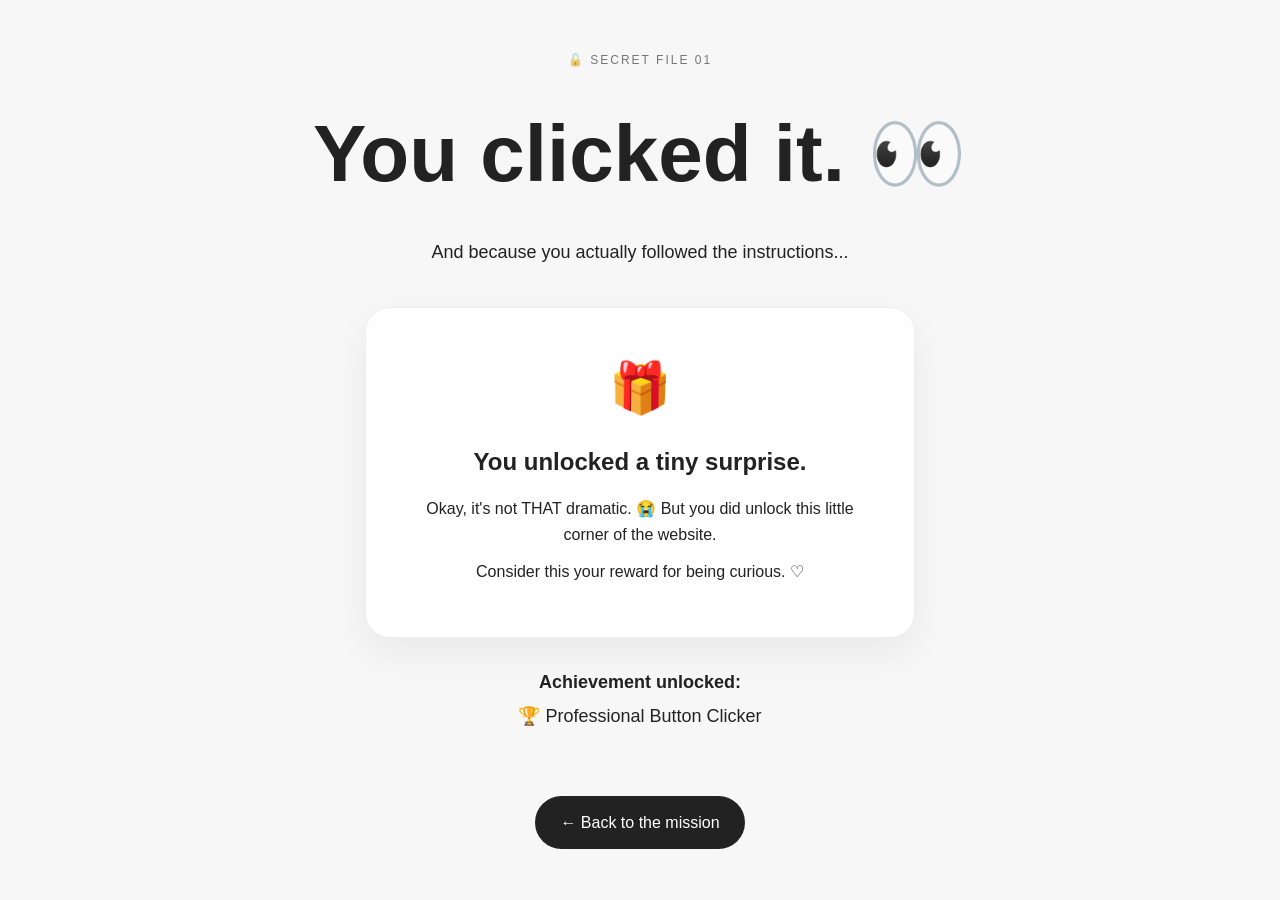
<file: clickme.html>
<!DOCTYPE html>
<html lang="en">
<head>
    <meta charset="UTF-8">
    <meta name="viewport" content="width=device-width, initial-scale=1.0">

    <title>Secret Found 👀</title>

    <link rel="stylesheet" href="style.css">
</head>

<body>

    <main class="secret-page">

        <p class="section-label">
            🔓 SECRET FILE 01
        </p>

        <h1>
            You clicked it. 👀
        </h1>

        <p class="secret-text">
            And because you actually followed the instructions...
        </p>

        <div class="secret-card">

            <span class="secret-emoji">🎁</span>

            <h2>
                You unlocked a tiny surprise.
            </h2>

            <p>
                Okay, it's not THAT dramatic. 😭
                But you did unlock this little corner of the website.
            </p>

            <p>
                Consider this your reward for being curious. ♡
            </p>

        </div>

        <div class="secret-message">
            <p>
                <strong>Achievement unlocked:</strong>
            </p>

            <p>
                🏆 Professional Button Clicker
            </p>
        </div>

        <a href="index.html" class="button">
            ← Back to the mission
        </a>

    </main>

</body>
</html>
</file>
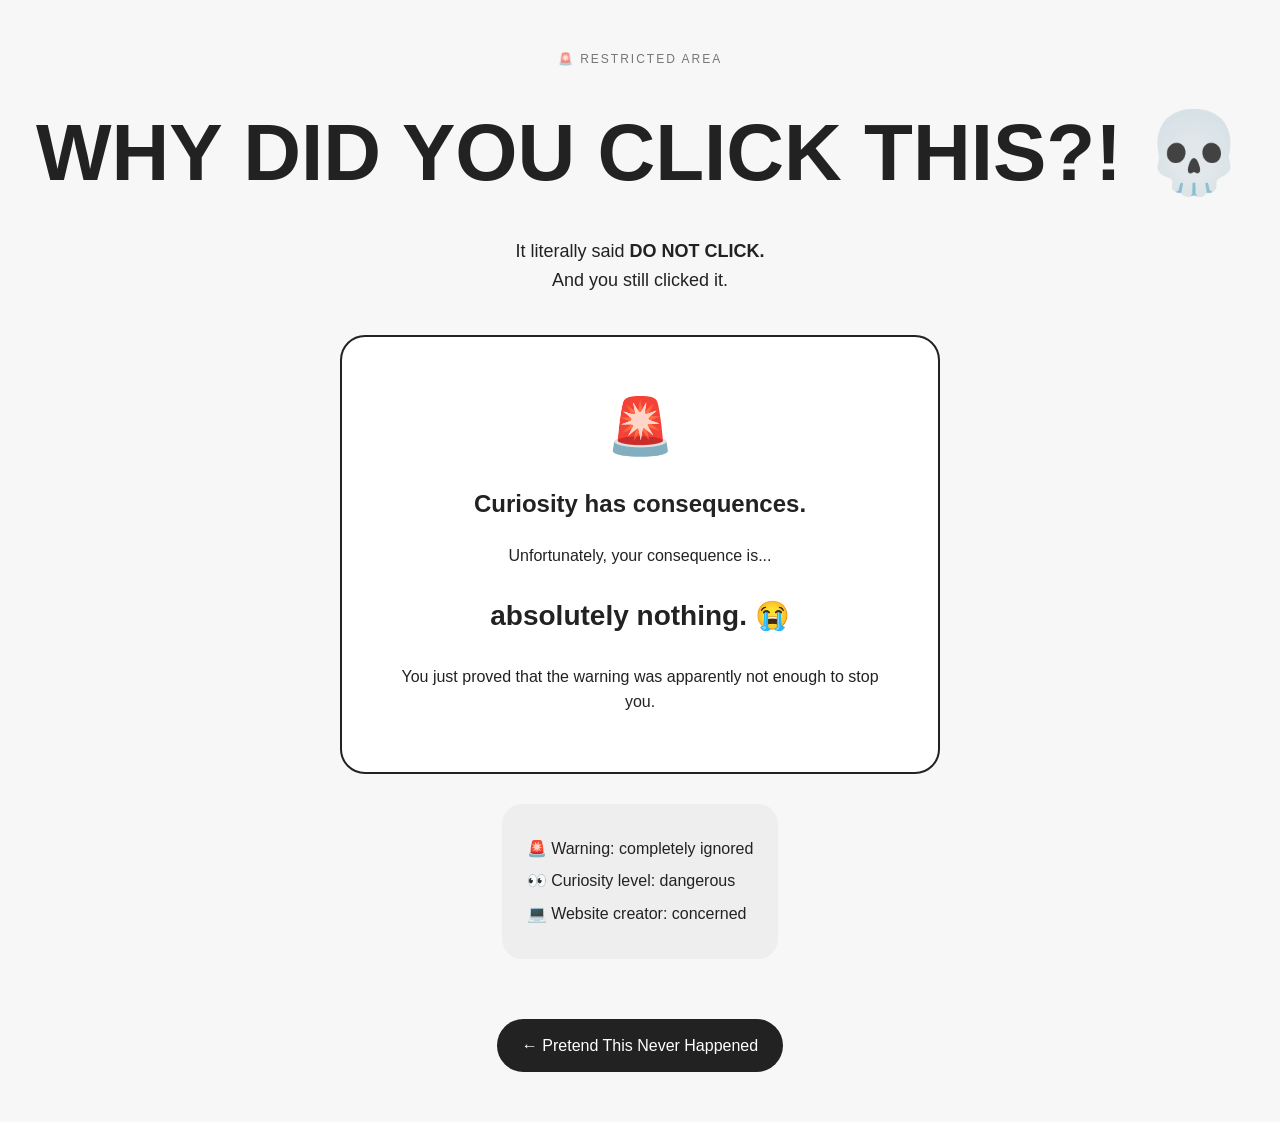
<file: dontclick.html>
<!DOCTYPE html>
<html lang="en">
<head>
    <meta charset="UTF-8">
    <meta name="viewport" content="width=device-width, initial-scale=1.0">

    <title>Why Did You Click This? 💀</title>

    <link rel="stylesheet" href="style.css">
</head>

<body>

    <main class="secret-page">

        <p class="section-label">
            🚨 RESTRICTED AREA
        </p>

        <h1>
            WHY DID YOU CLICK THIS?! 💀
        </h1>

        <p class="secret-text">
            It literally said <strong>DO NOT CLICK.</strong>
        </p>

        <p class="secret-text">
            And you still clicked it.
        </p>

        <div class="warning-card">

            <span class="warning-icon">🚨</span>

            <h2>
                Curiosity has consequences.
            </h2>

            <p>
                Unfortunately, your consequence is...
            </p>

            <div class="consequence">
                absolutely nothing. 😭
            </div>

            <p>
                You just proved that the warning
                was apparently not enough to stop you.
            </p>

        </div>

        <div class="mission-status">
<p>🚨 Warning: completely ignored</p>
<p>👀 Curiosity level: dangerous</p>
<p>💻 Website creator: concerned</p>

        </div>

        <a href="index.html" class="button">
            ← Pretend This Never Happened
        </a>

    </main>

</body>
</html>
</file>
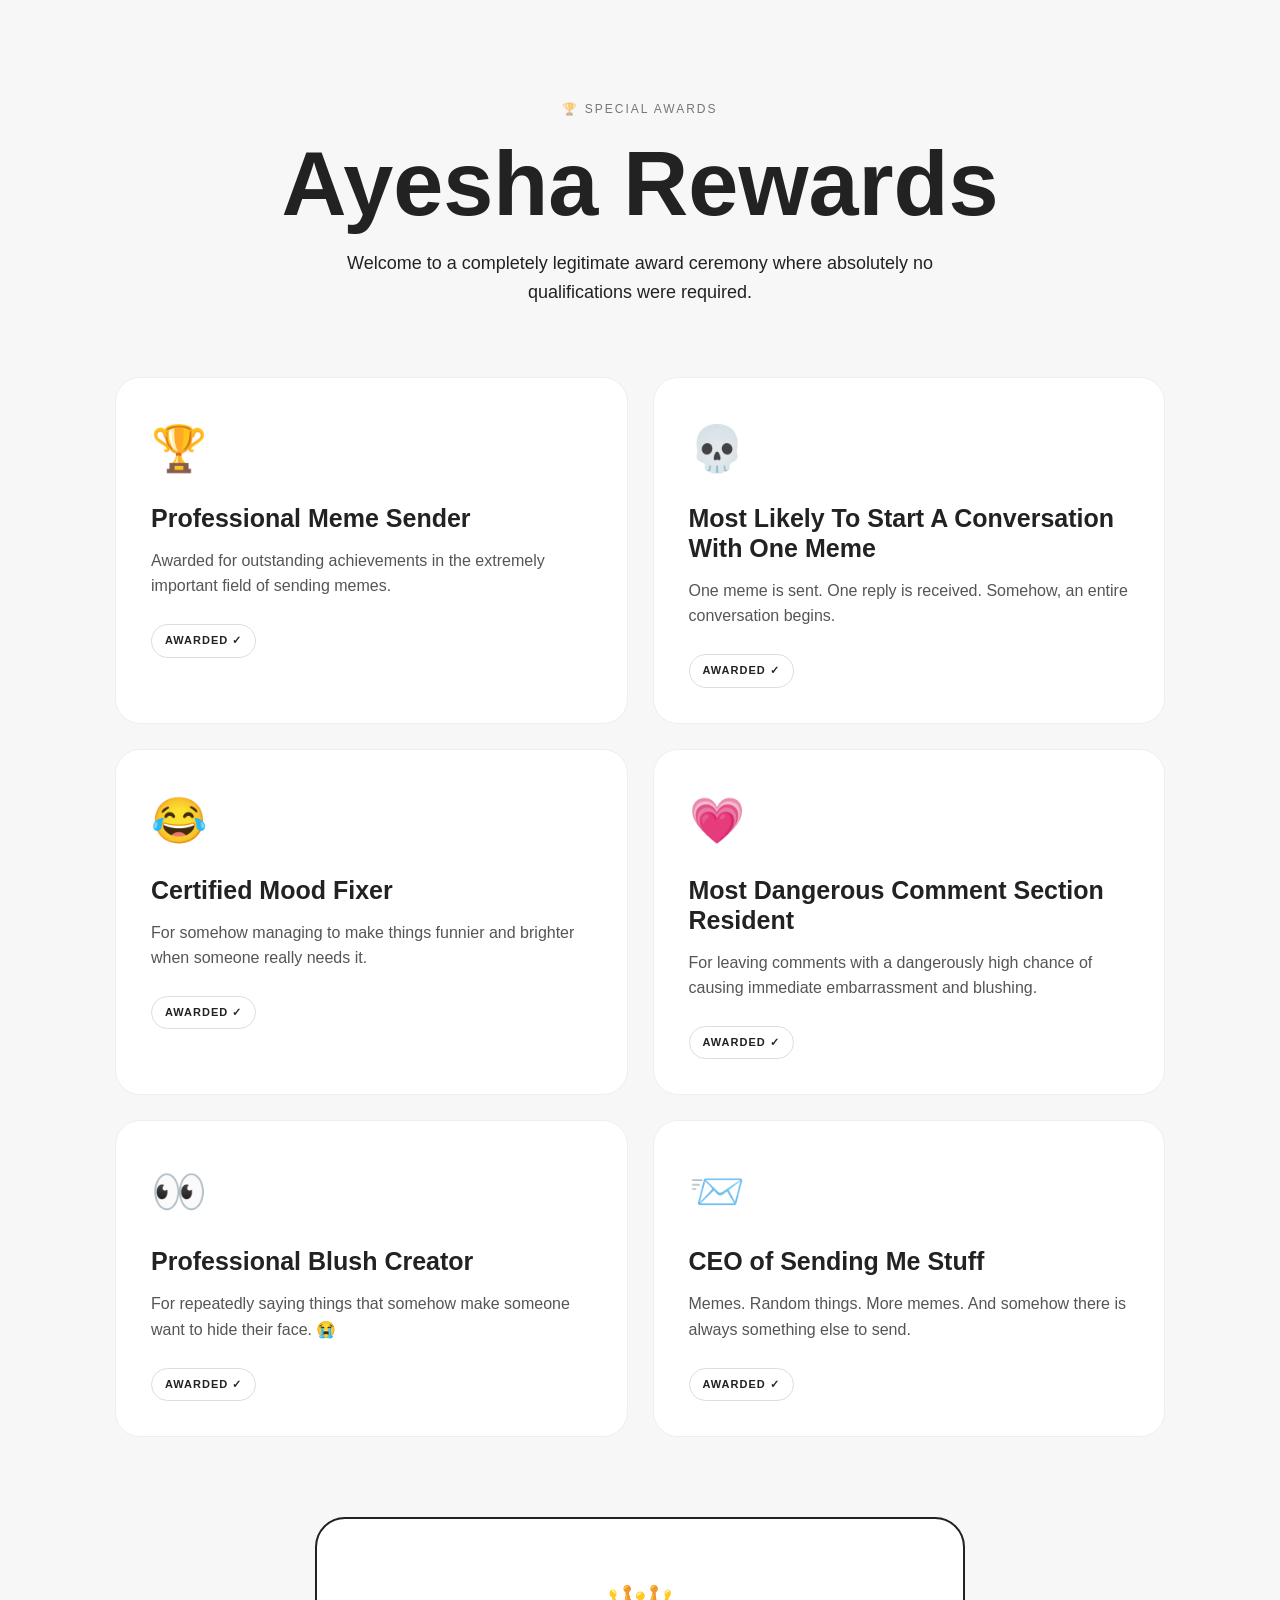
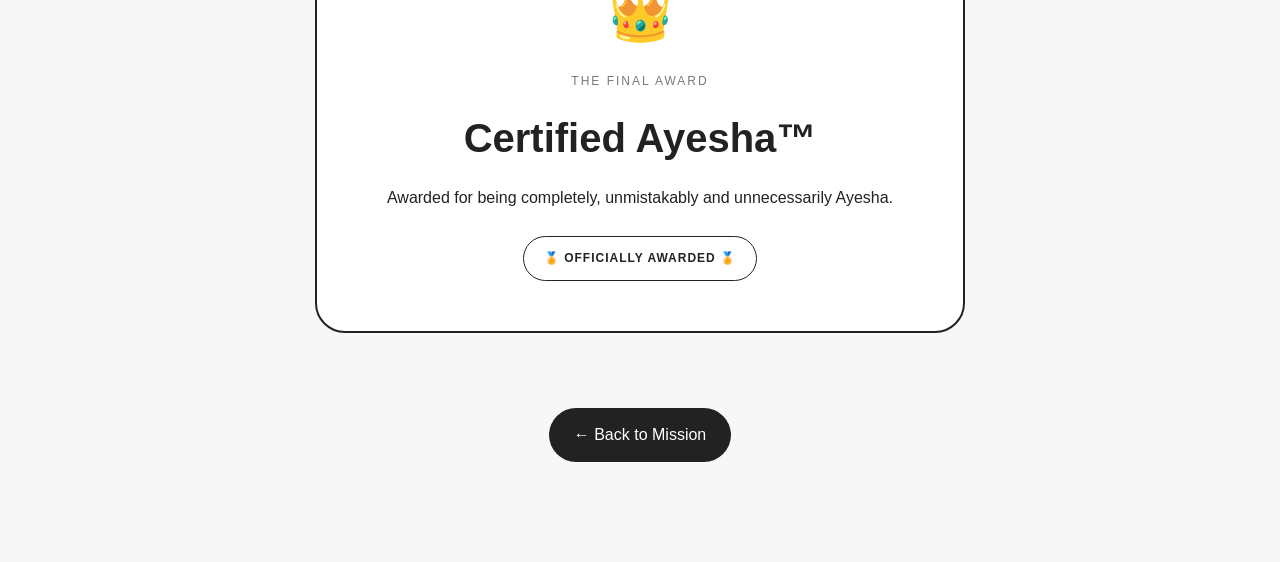
<file: rewards.html>
<!DOCTYPE html>
<html lang="en">
<head>
    <meta charset="UTF-8">
    <meta name="viewport" content="width=device-width, initial-scale=1.0">

    <title>Ayesha Rewards 🏆</title>

    <link rel="stylesheet" href="style.css">
</head>

<body>

    <main class="rewards-page">

        <p class="section-label">
            🏆 SPECIAL AWARDS
        </p>

        <h1>
            Ayesha Rewards
        </h1>

        <p class="rewards-intro">
            Welcome to a completely legitimate award ceremony
            where absolutely no qualifications were required.
        </p>


        <!-- AWARDS -->

        <div class="rewards-grid">

            <div class="reward-card">
                <span class="reward-icon">🏆</span>

                <h2>
                    Professional Meme Sender
                </h2>

                <p>
                    Awarded for outstanding achievements
                    in the extremely important field
                    of sending memes.
                </p>

                <span class="badge">
                    AWARDED ✓
                </span>
            </div>


            <div class="reward-card">
                <span class="reward-icon">💀</span>

                <h2>
                    Most Likely To Start A Conversation With One Meme
                </h2>

                <p>
                    One meme is sent.
                    One reply is received.
                    Somehow, an entire conversation begins.
                </p>

                <span class="badge">
                    AWARDED ✓
                </span>
            </div>


            <div class="reward-card">
                <span class="reward-icon">😂</span>

                <h2>
                    Certified Mood Fixer
                </h2>

                <p>
                    For somehow managing to make things
                    funnier and brighter when someone
                    really needs it.
                </p>

                <span class="badge">
                    AWARDED ✓
                </span>
            </div>


            <div class="reward-card">
                <span class="reward-icon">💗</span>

                <h2>
                    Most Dangerous Comment Section Resident
                </h2>

                <p>
                    For leaving comments with a dangerously
                    high chance of causing immediate
                    embarrassment and blushing.
                </p>

                <span class="badge">
                    AWARDED ✓
                </span>
            </div>


            <div class="reward-card">
                <span class="reward-icon">👀</span>

                <h2>
                    Professional Blush Creator
                </h2>

                <p>
                    For repeatedly saying things that
                    somehow make someone want to
                    hide their face. 😭
                </p>

                <span class="badge">
                    AWARDED ✓
                </span>
            </div>


            <div class="reward-card">
                <span class="reward-icon">📨</span>

                <h2>
                    CEO of Sending Me Stuff
                </h2>

                <p>
                    Memes. Random things. More memes.
                    And somehow there is always something else
                    to send.
                </p>

                <span class="badge">
                    AWARDED ✓
                </span>
            </div>

        </div>


        <!-- FINAL AWARD -->

        <div class="final-award">

            <span>👑</span>

            <p class="section-label">
                THE FINAL AWARD
            </p>

            <h2>
                Certified Ayesha™
            </h2>

            <p>
                Awarded for being completely,
                unmistakably and unnecessarily Ayesha.
            </p>

            <div class="final-badge">
                🏅 OFFICIALLY AWARDED 🏅
            </div>

        </div>


        <a href="index.html" class="button">
            ← Back to Mission
        </a>

    </main>

</body>
</html>
</file>
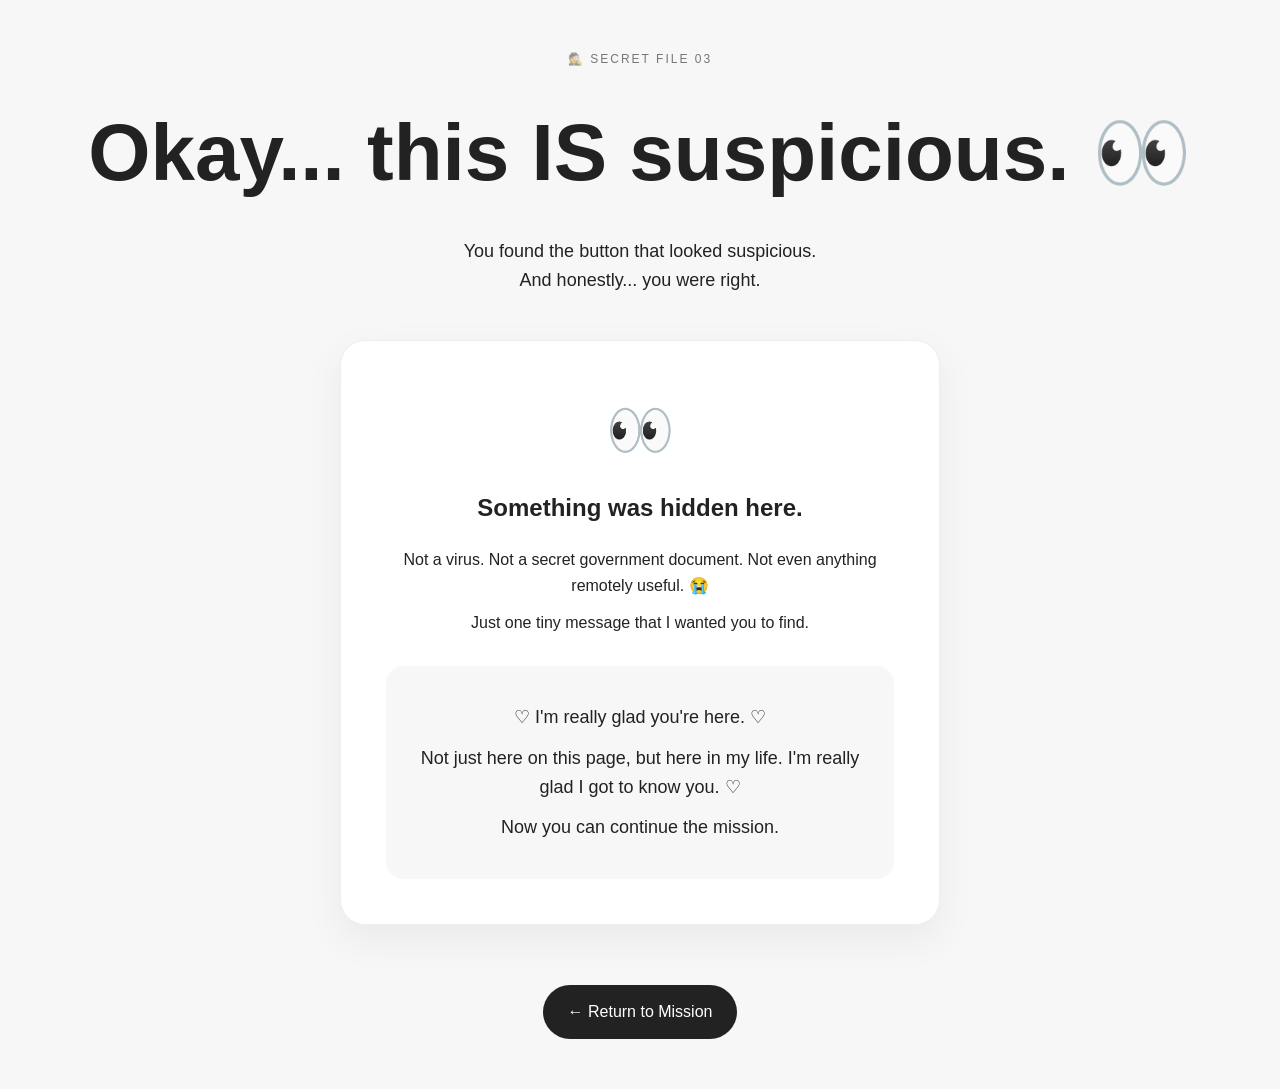
<file: sus.html>
<!DOCTYPE html>
<html lang="en">
<head>
    <meta charset="UTF-8">
    <meta name="viewport" content="width=device-width, initial-scale=1.0">

    <title>Something Suspicious 👀</title>

    <link rel="stylesheet" href="style.css">
</head>

<body>

    <main class="secret-page">

        <p class="section-label">
            🕵️ SECRET FILE 03
        </p>

        <h1>
            Okay... this IS suspicious. 👀
        </h1>

        <p class="secret-text">
            You found the button that looked suspicious.
        </p>

        <p class="secret-text">
            And honestly... you were right.
        </p>

        <div class="sus-card">

            <span class="sus-icon">👀</span>

            <h2>
                Something was hidden here.
            </h2>

            <p>
                Not a virus. Not a secret government document.
                Not even anything remotely useful. 😭
            </p>

            <p>
                Just one tiny message that I wanted you to find.
            </p>

            <div class="hidden-message">
<p>
    ♡ I'm really glad you're here. ♡
</p>

<p>
    Not just here on this page, but here in my life.
    I'm really glad I got to know you. ♡
</p>
                <p>
                    Now you can continue the mission.
                </p>
            </div>

        </div>

        <a href="index.html" class="button">
            ← Return to Mission
        </a>

    </main>

</body>
</html>
</file>
<file: style.css>
/* RESET */

* {
    margin: 0;
    padding: 0;
    box-sizing: border-box;
}

html {
    scroll-behavior: smooth;
}

body {
    font-family: Arial, sans-serif;
    background: #f7f7f7;
    color: #222;
    line-height: 1.6;
}


/* NAVBAR */

header {
    position: sticky;
    top: 0;
    z-index: 100;
    background: white;
    border-bottom: 1px solid #eee;
}

nav {
    max-width: 1100px;
    margin: auto;
    padding: 20px 25px;

    display: flex;
    justify-content: space-between;
    align-items: center;
}

.logo {
    font-weight: bold;
    letter-spacing: 1px;
}

.nav-links {
    display: flex;
    gap: 25px;
}

.nav-links a {
    text-decoration: none;
    color: #222;
    font-size: 14px;
}


/* HERO */

.hero {
    min-height: 90vh;

    display: flex;
    align-items: center;
    justify-content: center;

    text-align: center;
    padding: 60px 25px;
}

.hero-content {
    max-width: 800px;
}

.small-text,
.section-label {
    font-size: 12px;
    letter-spacing: 2px;
    text-transform: uppercase;
    opacity: 0.6;
}

.hero h1 {
    font-size: clamp(55px, 10vw, 110px);
    line-height: 0.95;
    margin: 25px 0;
}

.hero p {
    margin: 10px 0;
}

.button {
    display: inline-block;

    margin-top: 25px;
    padding: 14px 25px;

    background: #222;
    color: white;

    text-decoration: none;
    border: none;
    border-radius: 30px;

    cursor: pointer;
}


/* SECTIONS */

.section {
    max-width: 1100px;
    margin: auto;
    padding: 120px 25px;
}

.section h2 {
    font-size: clamp(35px, 6vw, 65px);
    margin: 15px 0 25px;
}

.description {
    max-width: 650px;
    font-size: 18px;
}


/* MISSION */

.mission-card {
    max-width: 500px;
    margin-top: 50px;

    padding: 40px;

    background: white;
    border: 1px solid #eee;
    border-radius: 25px;

    text-align: center;
}

.mission-icon {
    font-size: 45px;
}

.mission-card h3 {
    margin: 15px 0;
}


/* MEME CHAIN */

.memes-section {
    text-align: center;
}

.meme-chain {
    max-width: 500px;
    margin: 50px auto;
}

.meme-step {
    padding: 30px;

    background: white;
    border: 1px solid #eee;
    border-radius: 20px;
}

.meme-step span {
    font-size: 35px;
}

.meme-step h3 {
    margin: 10px 0;
}

.arrow {
    font-size: 30px;
    margin: 12px;
}


/* ARCHIVE */

.archive-grid {
    display: grid;
    grid-template-columns: repeat(3, 1fr);
    gap: 20px;

    margin-top: 50px;
}

.archive-card {
    padding: 30px;

    background: white;
    border: 1px solid #eee;
    border-radius: 20px;

    transition: 0.3s;
}

.archive-card:hover {
    transform: translateY(-5px);
}


/* RANDOM */

.random-section {
    text-align: center;
}

.random-buttons {
    display: flex;
    justify-content: center;
    flex-wrap: wrap;
    gap: 15px;

    margin-top: 40px;
}

.random-buttons button {
    padding: 14px 20px;

    background: white;
    border: 1px solid #ddd;
    border-radius: 30px;

    cursor: pointer;
}

#random-result {
    margin-top: 30px;
    font-weight: bold;
    font-size: 20px;
}


/* MESSAGE */

.message-card {
    max-width: 750px;

    margin-top: 40px;
    padding: 45px;

    background: white;
    border-radius: 25px;

    border: 1px solid #eee;
}

.message-card p {
    margin-bottom: 20px;
}

.final-note {
    margin-top: 30px;
    text-align: center;
    font-weight: bold;
}


/* FINAL */

.final-section {
    padding: 150px 25px;

    text-align: center;
    background: #eee;
}

.final-section h2 {
    font-size: clamp(40px, 7vw, 75px);
    margin: 20px 0;
}

.last-line {
    margin-top: 35px;
    font-weight: bold;
}
.mission-button {
    transition: background-color 2s ease,
                transform 0.3s ease;
}

.mission-button.accepted {
    background-color: rgb(0, 219, 0);
    transform: scale(1.05);
}


/* FOOTER */

footer {
    padding: 30px;
    text-align: center;
    font-size: 13px;
}


/* MOBILE */

@media (max-width: 700px) {

    nav {
        flex-direction: column;
        gap: 15px;
    }

    .nav-links {
        gap: 12px;
        flex-wrap: wrap;
        justify-content: center;
    }

    .archive-grid {
        grid-template-columns: 1fr;
    }

    .section {
        padding: 80px 20px;
    }

    .message-card {
        padding: 30px;
    }
}


















.secret-page {
    min-height: 100vh;

    display: flex;
    flex-direction: column;
    justify-content: center;
    align-items: center;

    text-align: center;

    padding: 50px 25px;
}

.secret-page h1 {
    font-size: clamp(45px, 8vw, 80px);
    margin: 20px 0;
}

.secret-text {
    max-width: 600px;
    font-size: 18px;
}

.secret-card {
    max-width: 550px;

    margin: 40px 0 25px;
    padding: 40px;

    background: white;
    border: 1px solid #eee;
    border-radius: 25px;

    box-shadow: 0 15px 40px rgba(0, 0, 0, 0.06);
}

.secret-emoji {
    display: block;
    font-size: 50px;
    margin-bottom: 15px;
}

.secret-card h2 {
    margin-bottom: 15px;
}

.secret-card p {
    margin: 12px 0;
}

.secret-message {
    margin-bottom: 35px;
    font-size: 18px;
}

.secret-message p {
    margin: 5px;
}






















/* DON'T CLICK PAGE */

.warning-card {
    max-width: 600px;

    margin: 40px 0 30px;
    padding: 45px;

    background: white;
    border: 2px solid #222;
    border-radius: 25px;

    text-align: center;
}

.warning-icon {
    display: block;
    font-size: 55px;
    margin-bottom: 15px;
}

.warning-card h2 {
    margin-bottom: 20px;
}

.warning-card p {
    margin: 12px 0;
}

.consequence {
    margin: 25px 0;

    font-size: 28px;
    font-weight: bold;
}

.mission-status {
    margin-bottom: 35px;

    padding: 25px;

    border-radius: 20px;
    background: #eee;

    text-align: left;
}

.mission-status p {
    margin: 7px 0;
}














/* SUSPICIOUS PAGE */

.sus-card {
    max-width: 600px;

    margin: 45px 0 35px;
    padding: 45px;

    background: white;
    border: 1px solid #eee;
    border-radius: 25px;

    box-shadow: 0 15px 40px rgba(0, 0, 0, 0.06);
}

.sus-icon {
    display: block;
    font-size: 55px;
    margin-bottom: 15px;
}

.sus-card h2 {
    margin-bottom: 20px;
}

.sus-card p {
    margin: 12px 0;
}

.hidden-message {
    margin-top: 30px;
    padding: 25px;

    border-radius: 18px;
    background: #f7f7f7;

    font-size: 18px;
    font-weight: 500;
}















.rewards-button-container {
    display: flex;
    justify-content: center;
    margin-top: 30px;
}



























/* =========================
   AYESHA REWARDS
========================= */

.rewards-page {
    max-width: 1100px;
    margin: auto;
    padding: 100px 25px;
    text-align: center;
}

.rewards-page h1 {
    font-size: clamp(50px, 9vw, 90px);
    line-height: 1;
    margin: 20px 0;
}

.rewards-intro {
    max-width: 600px;
    margin: 0 auto 70px;
    font-size: 18px;
}


/* AWARD GRID */

.rewards-grid {
    display: grid;
    grid-template-columns: repeat(2, 1fr);
    gap: 25px;

    text-align: left;
}

.reward-card {
    position: relative;

    padding: 35px;

    background: white;
    border: 1px solid #eee;
    border-radius: 25px;

    transition: transform 0.3s ease,
                box-shadow 0.3s ease;
}

.reward-card:hover {
    transform: translateY(-7px);
    box-shadow: 0 15px 35px rgba(0, 0, 0, 0.08);
}

.reward-icon {
    display: block;
    font-size: 45px;
    margin-bottom: 18px;
}

.reward-card h2 {
    font-size: 25px;
    line-height: 1.2;
    margin-bottom: 15px;
}

.reward-card p {
    color: #555;
    margin-bottom: 25px;
}

.badge {
    display: inline-block;

    padding: 7px 13px;

    border: 1px solid #ddd;
    border-radius: 20px;

    font-size: 11px;
    letter-spacing: 1px;
    font-weight: bold;
}


/* FINAL AWARD */

.final-award {
    margin: 80px auto 50px;

    max-width: 650px;
    padding: 50px 35px;

    background: white;
    border: 2px solid #222;
    border-radius: 30px;

    text-align: center;
}

.final-award > span {
    display: block;
    font-size: 55px;
    margin-bottom: 15px;
}

.final-award h2 {
    font-size: 40px;
    margin: 15px 0;
}

.final-badge {
    display: inline-block;

    margin-top: 25px;
    padding: 12px 20px;

    border: 1px solid #222;
    border-radius: 30px;

    font-size: 12px;
    font-weight: bold;
    letter-spacing: 1px;
}


/* MOBILE */

@media (max-width: 700px) {

    .rewards-page {
        padding: 70px 20px;
    }

    .rewards-grid {
        grid-template-columns: 1fr;
    }

    .reward-card {
        padding: 28px;
    }

    .final-award {
        padding: 40px 25px;
    }

}
</file>
